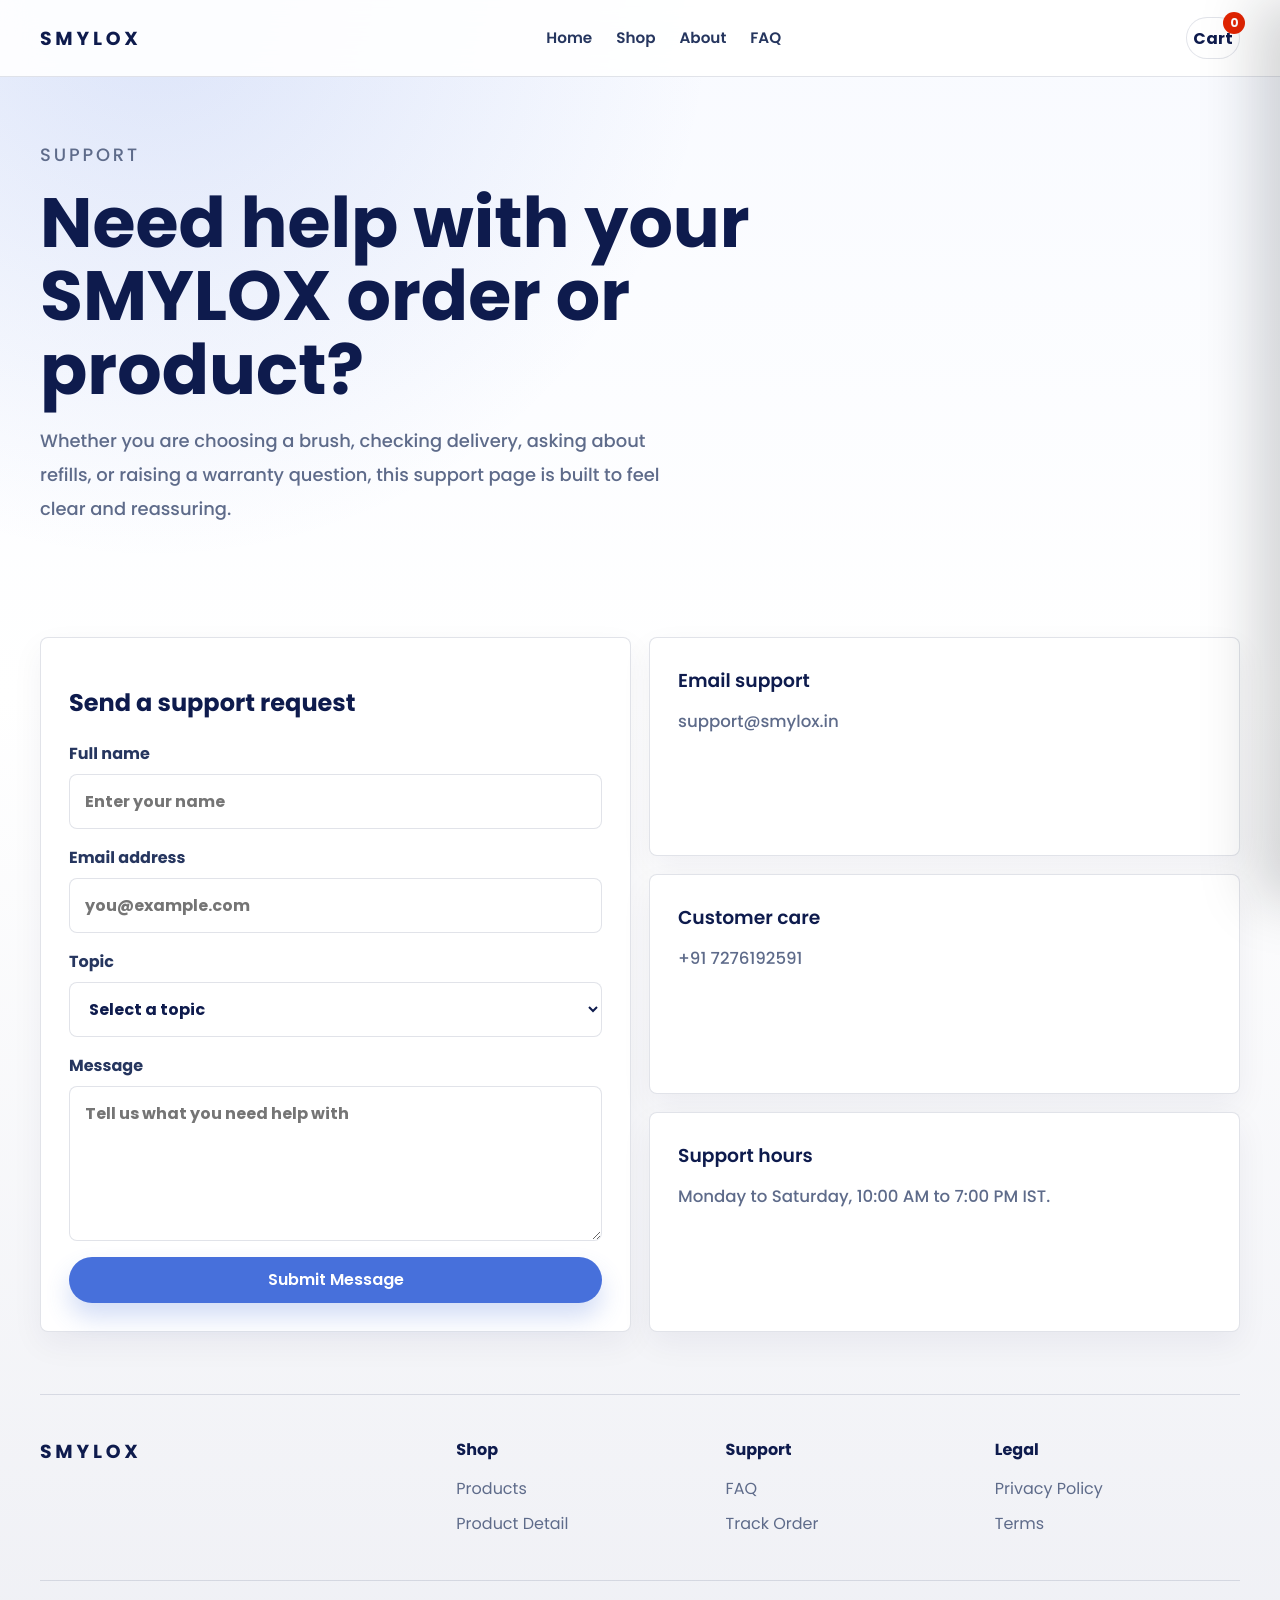
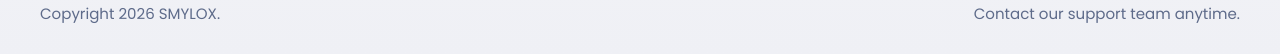
<file: SMYLOX/contact.html>
<!DOCTYPE html>
<html lang="en">
<head>
  <meta charset="UTF-8" />
  <meta name="viewport" content="width=device-width, initial-scale=1.0" />
  <title>Contact Us | SMYLOX</title>
  <link rel="stylesheet" href="assets/css/style.css" />
</head>
<body>
  <header class="site-header">
    <div class="page-wrapper site-nav">
      <a class="logo" href="index.html">SMYLOX</a>
      <nav class="nav-links">
        <a href="index.html">Home</a>
        <a href="shop.html">Shop</a>
        <a href="about.html">About</a>
        <a href="faq.html">FAQ</a>
      </nav>
      <div class="nav-actions">
        <button class="cart-button" type="button" data-open-cart aria-label="Open cart">Cart <span data-cart-count>0</span></button>
        <button class="menu-toggle" type="button" aria-label="Toggle navigation" aria-expanded="false">Menu</button>
      </div>
    </div>
  </header>

  <main class="page-wrapper">
    <section class="page-hero">
      <p class="eyebrow">Support</p>
      <h1>Need help with your SMYLOX order or product?</h1>
      <p>Whether you are choosing a brush, checking delivery, asking about refills, or raising a warranty question, this support page is built to feel clear and reassuring.</p>
    </section>

    <section>
      <div class="comparison-grid">
        <div class="form-card">
          <h2>Send a support request</h2>
          <form class="form-grid" data-contact-form>
            <label class="field">Full name<input type="text" placeholder="Enter your name" required /></label>
            <label class="field">Email address<input type="email" placeholder="you@example.com" required /></label>
            <label class="field">Topic<select required><option value="">Select a topic</option><option>Order support</option><option>Product question</option><option>Warranty claim</option><option>Returns and refunds</option></select></label>
            <label class="field">Message<textarea rows="5" placeholder="Tell us what you need help with" required></textarea></label>
            <button class="cta-button" type="submit">Submit Message</button>
          </form>
        </div>
        <div class="benefit-grid" style="grid-template-columns:1fr;">
          <article class="benefit-card"><h3>Email support</h3><p>support@smylox.in</p></article>
          <article class="benefit-card"><h3>Customer care</h3><p>+91 7276192591</p></article>
          <article class="benefit-card"><h3>Support hours</h3><p>Monday to Saturday, 10:00 AM to 7:00 PM IST.</p></article>
        </div>
      </div>
    </section>
  </main>

  <footer class="page-wrapper site-footer">
    <div class="footer-grid">
      <div><a class="logo" href="index.html">SMYLOX</a></div>
      <div><h4>Shop</h4><a class="footer-link" href="shop.html">Products</a><a class="footer-link" href="product-page.html">Product Detail</a></div>
      <div><h4>Support</h4><a class="footer-link" href="faq.html">FAQ</a><a class="footer-link" href="track-order.html">Track Order</a></div>
      <div><h4>Legal</h4><a class="footer-link" href="privacy-policy.html">Privacy Policy</a><a class="footer-link" href="terms-conditions.html">Terms</a></div>
    </div>
    <div class="footer-bottom"><span>Copyright 2026 SMYLOX.</span><span>Contact our support team anytime.</span></div>
  </footer>

  <script src="assets/js/main.js"></script>
</body>
</html>
</file>
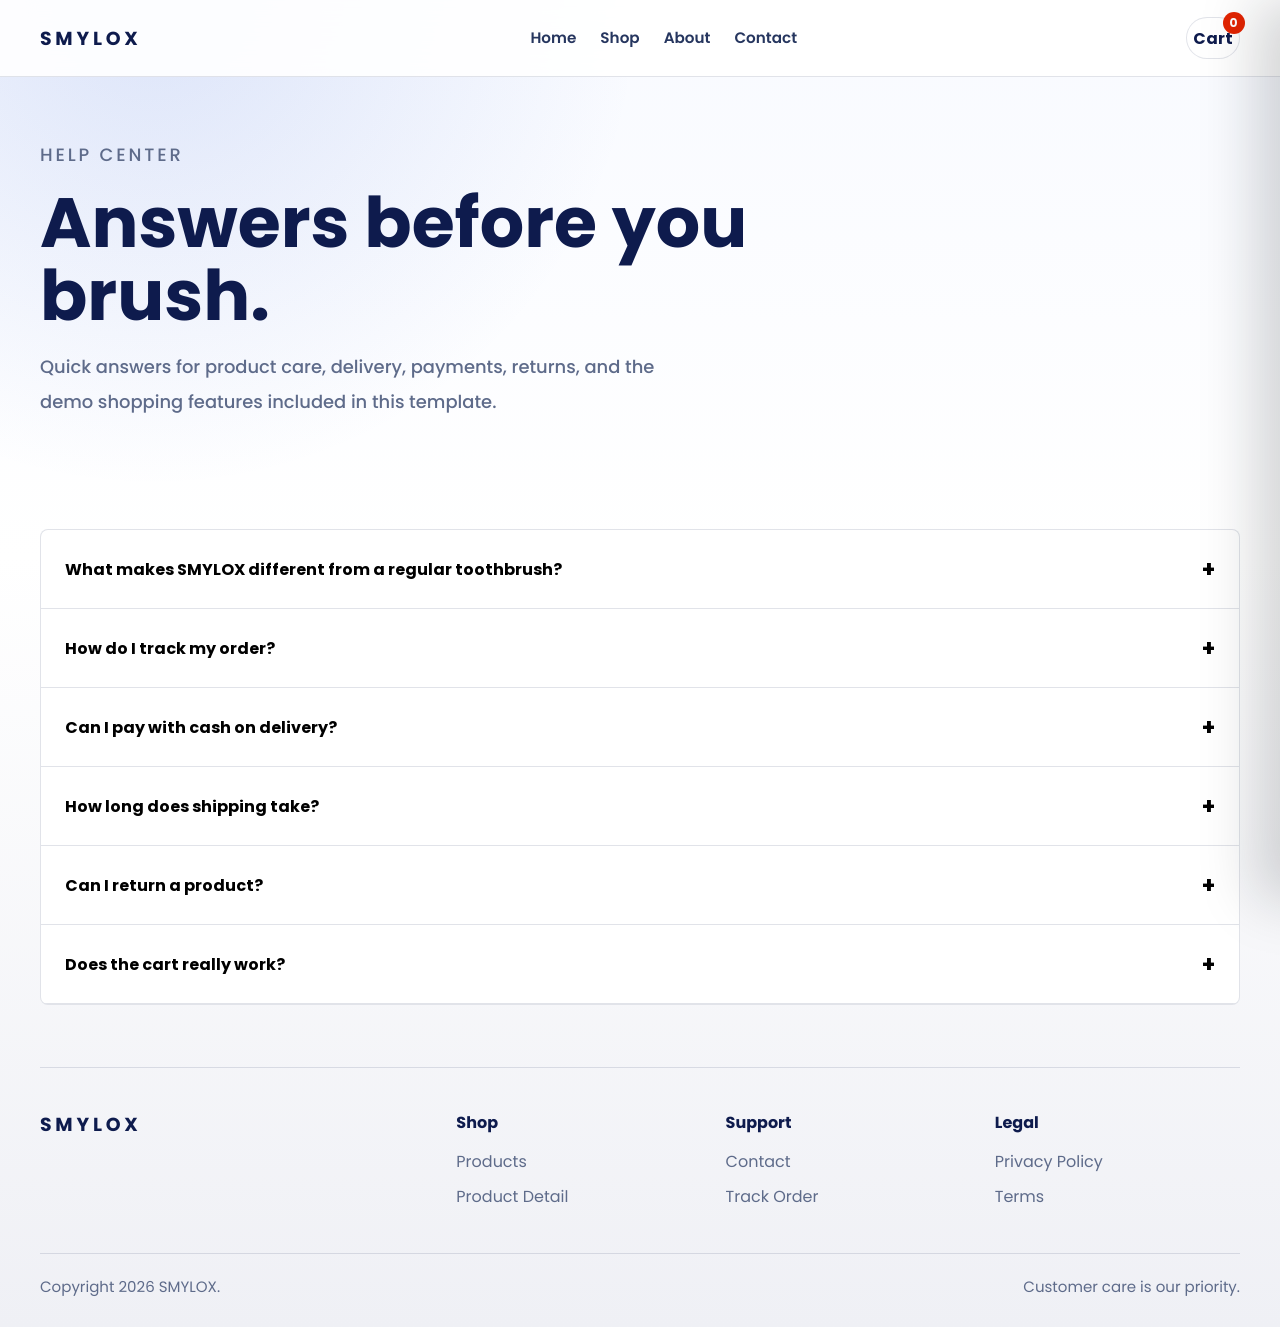
<file: SMYLOX/faq.html>
<!DOCTYPE html>
<html lang="en">
<head>
  <meta charset="UTF-8" />
  <meta name="viewport" content="width=device-width, initial-scale=1.0" />
  <title>FAQ | SMYLOX</title>
  <link rel="stylesheet" href="assets/css/style.css" />
</head>
<body>
  <header class="site-header">
    <div class="page-wrapper site-nav">
      <a class="logo" href="index.html">SMYLOX</a>
      <nav class="nav-links">
        <a href="index.html">Home</a>
        <a href="shop.html">Shop</a>
        <a href="about.html">About</a>
        <a href="contact.html">Contact</a>
      </nav>
      <div class="nav-actions">
        <button class="cart-button" type="button" data-open-cart aria-label="Open cart">Cart <span data-cart-count>0</span></button>
        <button class="menu-toggle" type="button" aria-label="Toggle navigation" aria-expanded="false">Menu</button>
      </div>
    </div>
  </header>

  <main class="page-wrapper">
    <section class="page-hero">
      <p class="eyebrow">Help center</p>
      <h1>Answers before you brush.</h1>
      <p>Quick answers for product care, delivery, payments, returns, and the demo shopping features included in this template.</p>
    </section>

    <section>
      <div class="accordion">
        <button class="accordion-button" aria-expanded="false">What makes SMYLOX different from a regular toothbrush?</button>
        <div class="accordion-panel"><p>SMYLOX highlights sonic movement, timing support, waterproof practicality, and a premium reusable brushing experience.</p></div>
        <button class="accordion-button" aria-expanded="false">How do I track my order?</button>
        <div class="accordion-panel"><p>Use the Track Order page and enter your order number. Demo checkout orders are remembered locally in your browser.</p></div>
        <button class="accordion-button" aria-expanded="false">Can I pay with cash on delivery?</button>
        <div class="accordion-panel"><p>Yes, COD can be listed as an available option for eligible orders in supported regions.</p></div>
        <button class="accordion-button" aria-expanded="false">How long does shipping take?</button>
        <div class="accordion-panel"><p>Standard delivery is 2-5 business days across most locations in India.</p></div>
        <button class="accordion-button" aria-expanded="false">Can I return a product?</button>
        <div class="accordion-panel"><p>Refund requests can be placed within 14 days of delivery, subject to product condition and policy review.</p></div>
        <button class="accordion-button" aria-expanded="false">Does the cart really work?</button>
        <div class="accordion-panel"><p>Yes. The template saves cart items in the browser, updates quantities, calculates subtotal, and creates a demo order ID at checkout.</p></div>
      </div>
    </section>
  </main>

  <footer class="page-wrapper site-footer">
    <div class="footer-grid">
      <div><a class="logo" href="index.html">SMYLOX</a></div>
      <div><h4>Shop</h4><a class="footer-link" href="shop.html">Products</a><a class="footer-link" href="product-page.html">Product Detail</a></div>
      <div><h4>Support</h4><a class="footer-link" href="contact.html">Contact</a><a class="footer-link" href="track-order.html">Track Order</a></div>
      <div><h4>Legal</h4><a class="footer-link" href="privacy-policy.html">Privacy Policy</a><a class="footer-link" href="terms-conditions.html">Terms</a></div>
    </div>
    <div class="footer-bottom"><span>Copyright 2026 SMYLOX.</span><span>Customer care is our priority.</span></div>
  </footer>

  <script src="assets/js/main.js"></script>
</body>
</html>
</file>
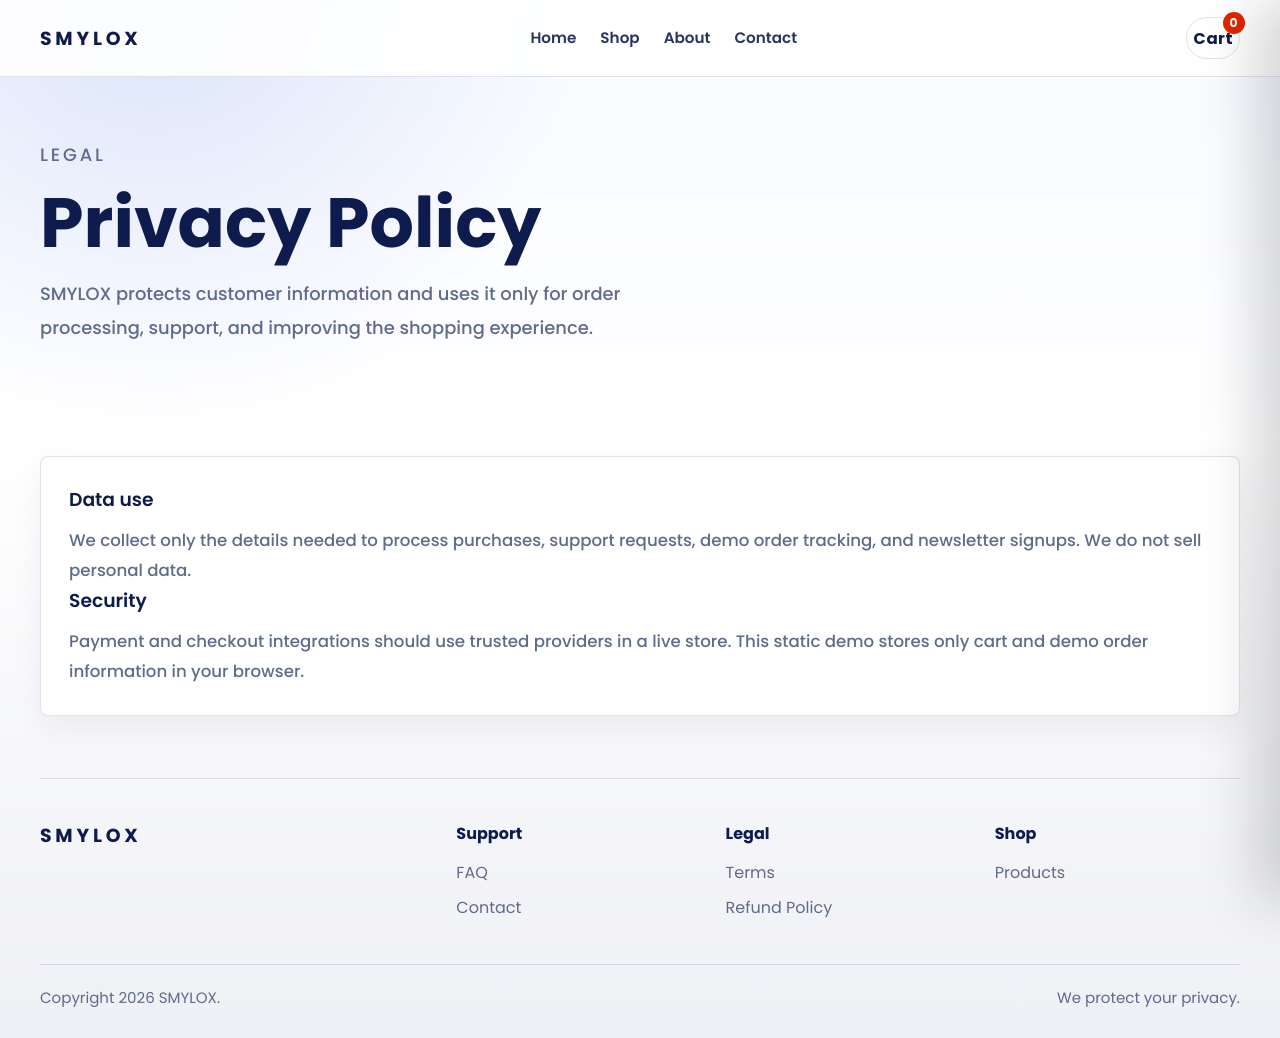
<file: SMYLOX/privacy-policy.html>
<!DOCTYPE html>
<html lang="en">
<head>
  <meta charset="UTF-8" />
  <meta name="viewport" content="width=device-width, initial-scale=1.0" />
  <title>Privacy Policy | SMYLOX</title>
  <link rel="stylesheet" href="assets/css/style.css" />
</head>
<body>
  <header class="site-header">
    <div class="page-wrapper site-nav">
      <a class="logo" href="index.html">SMYLOX</a>
      <nav class="nav-links"><a href="index.html">Home</a><a href="shop.html">Shop</a><a href="about.html">About</a><a href="contact.html">Contact</a></nav>
      <div class="nav-actions"><button class="cart-button" type="button" data-open-cart aria-label="Open cart">Cart <span data-cart-count>0</span></button><button class="menu-toggle" type="button" aria-label="Toggle navigation" aria-expanded="false">Menu</button></div>
    </div>
  </header>
  <main class="page-wrapper">
    <section class="page-hero"><p class="eyebrow">Legal</p><h1>Privacy Policy</h1><p>SMYLOX protects customer information and uses it only for order processing, support, and improving the shopping experience.</p></section>
    <section><article class="policy-card"><h3>Data use</h3><p>We collect only the details needed to process purchases, support requests, demo order tracking, and newsletter signups. We do not sell personal data.</p><h3>Security</h3><p>Payment and checkout integrations should use trusted providers in a live store. This static demo stores only cart and demo order information in your browser.</p></article></section>
  </main>
  <footer class="page-wrapper site-footer"><div class="footer-grid"><div><a class="logo" href="index.html">SMYLOX</a></div><div><h4>Support</h4><a class="footer-link" href="faq.html">FAQ</a><a class="footer-link" href="contact.html">Contact</a></div><div><h4>Legal</h4><a class="footer-link" href="terms-conditions.html">Terms</a><a class="footer-link" href="refund-policy.html">Refund Policy</a></div><div><h4>Shop</h4><a class="footer-link" href="shop.html">Products</a></div></div><div class="footer-bottom"><span>Copyright 2026 SMYLOX.</span><span>We protect your privacy.</span></div></footer>
  <script src="assets/js/main.js"></script>
</body>
</html>
</file>
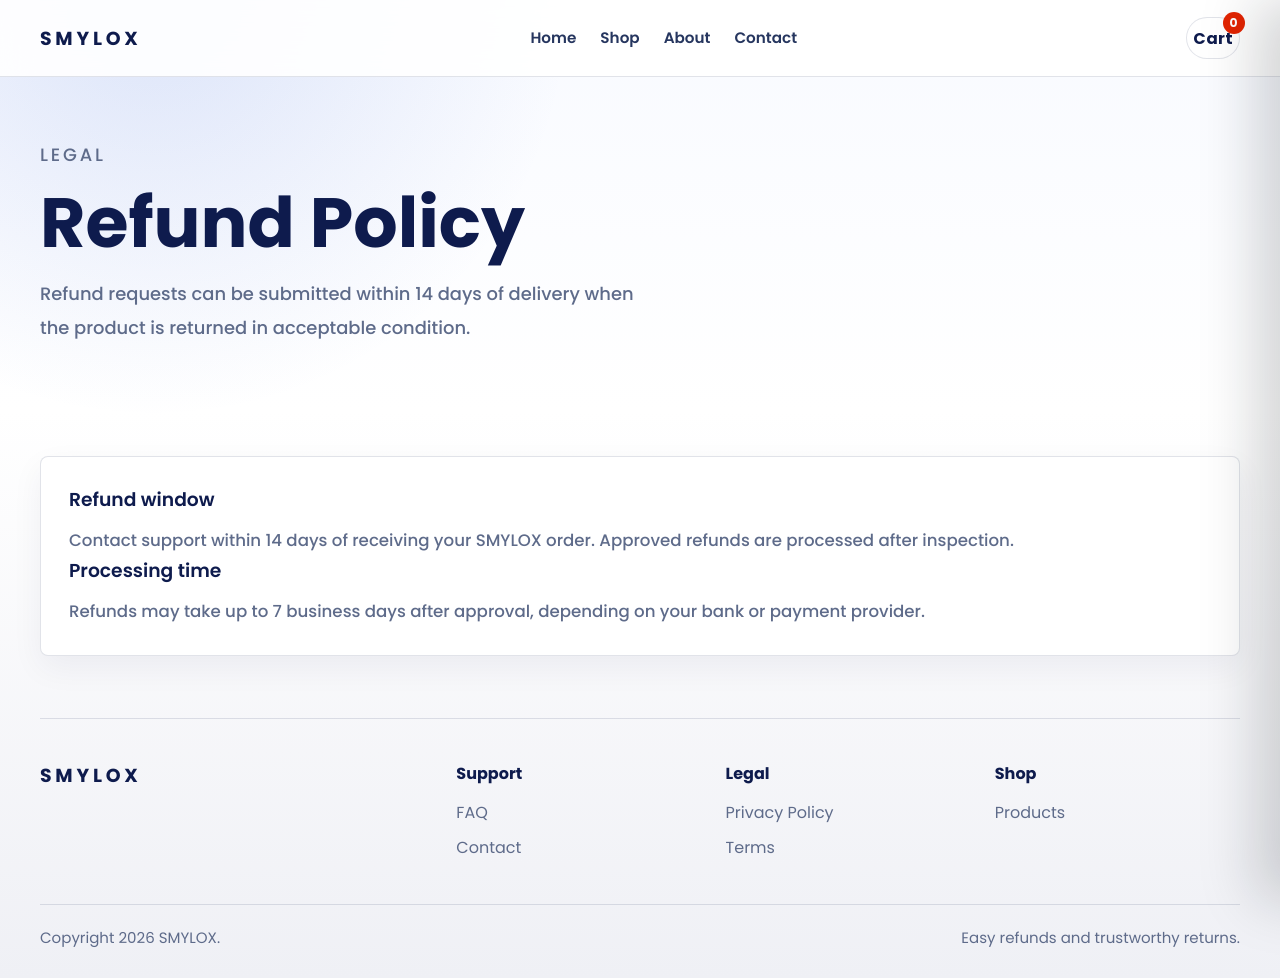
<file: SMYLOX/refund-policy.html>
<!DOCTYPE html>
<html lang="en">
<head>
  <meta charset="UTF-8" />
  <meta name="viewport" content="width=device-width, initial-scale=1.0" />
  <title>Refund Policy | SMYLOX</title>
  <link rel="stylesheet" href="assets/css/style.css" />
</head>
<body>
  <header class="site-header">
    <div class="page-wrapper site-nav">
      <a class="logo" href="index.html">SMYLOX</a>
      <nav class="nav-links"><a href="index.html">Home</a><a href="shop.html">Shop</a><a href="about.html">About</a><a href="contact.html">Contact</a></nav>
      <div class="nav-actions"><button class="cart-button" type="button" data-open-cart aria-label="Open cart">Cart <span data-cart-count>0</span></button><button class="menu-toggle" type="button" aria-label="Toggle navigation" aria-expanded="false">Menu</button></div>
    </div>
  </header>
  <main class="page-wrapper">
    <section class="page-hero"><p class="eyebrow">Legal</p><h1>Refund Policy</h1><p>Refund requests can be submitted within 14 days of delivery when the product is returned in acceptable condition.</p></section>
    <section><article class="policy-card"><h3>Refund window</h3><p>Contact support within 14 days of receiving your SMYLOX order. Approved refunds are processed after inspection.</p><h3>Processing time</h3><p>Refunds may take up to 7 business days after approval, depending on your bank or payment provider.</p></article></section>
  </main>
  <footer class="page-wrapper site-footer"><div class="footer-grid"><div><a class="logo" href="index.html">SMYLOX</a></div><div><h4>Support</h4><a class="footer-link" href="faq.html">FAQ</a><a class="footer-link" href="contact.html">Contact</a></div><div><h4>Legal</h4><a class="footer-link" href="privacy-policy.html">Privacy Policy</a><a class="footer-link" href="terms-conditions.html">Terms</a></div><div><h4>Shop</h4><a class="footer-link" href="shop.html">Products</a></div></div><div class="footer-bottom"><span>Copyright 2026 SMYLOX.</span><span>Easy refunds and trustworthy returns.</span></div></footer>
  <script src="assets/js/main.js"></script>
</body>
</html>
</file>
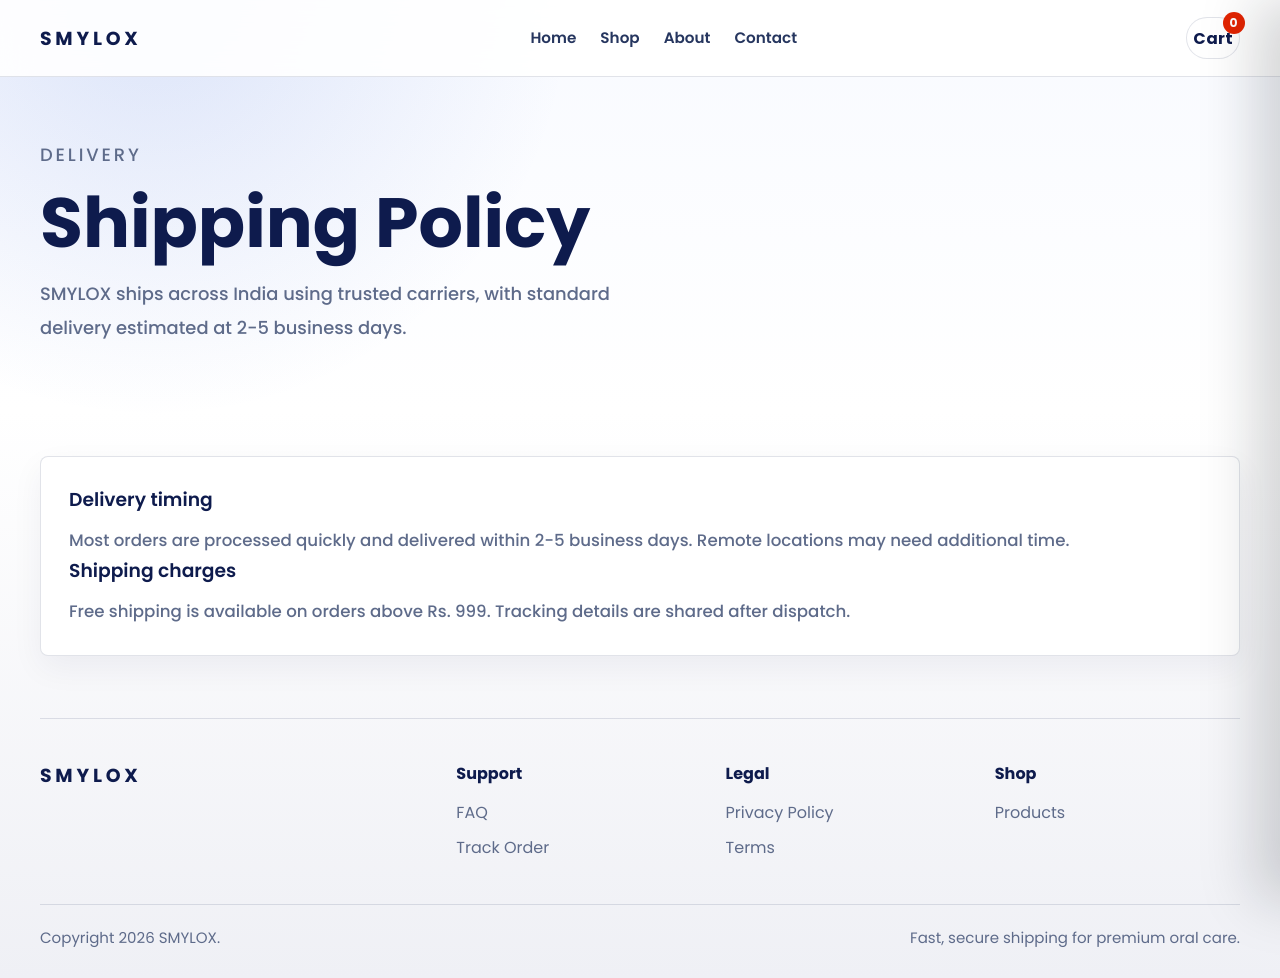
<file: SMYLOX/shipping-policy.html>
<!DOCTYPE html>
<html lang="en">
<head>
  <meta charset="UTF-8" />
  <meta name="viewport" content="width=device-width, initial-scale=1.0" />
  <title>Shipping Policy | SMYLOX</title>
  <link rel="stylesheet" href="assets/css/style.css" />
</head>
<body>
  <header class="site-header">
    <div class="page-wrapper site-nav">
      <a class="logo" href="index.html">SMYLOX</a>
      <nav class="nav-links"><a href="index.html">Home</a><a href="shop.html">Shop</a><a href="about.html">About</a><a href="contact.html">Contact</a></nav>
      <div class="nav-actions"><button class="cart-button" type="button" data-open-cart aria-label="Open cart">Cart <span data-cart-count>0</span></button><button class="menu-toggle" type="button" aria-label="Toggle navigation" aria-expanded="false">Menu</button></div>
    </div>
  </header>
  <main class="page-wrapper">
    <section class="page-hero"><p class="eyebrow">Delivery</p><h1>Shipping Policy</h1><p>SMYLOX ships across India using trusted carriers, with standard delivery estimated at 2-5 business days.</p></section>
    <section><article class="policy-card"><h3>Delivery timing</h3><p>Most orders are processed quickly and delivered within 2-5 business days. Remote locations may need additional time.</p><h3>Shipping charges</h3><p>Free shipping is available on orders above Rs. 999. Tracking details are shared after dispatch.</p></article></section>
  </main>
  <footer class="page-wrapper site-footer"><div class="footer-grid"><div><a class="logo" href="index.html">SMYLOX</a></div><div><h4>Support</h4><a class="footer-link" href="faq.html">FAQ</a><a class="footer-link" href="track-order.html">Track Order</a></div><div><h4>Legal</h4><a class="footer-link" href="privacy-policy.html">Privacy Policy</a><a class="footer-link" href="terms-conditions.html">Terms</a></div><div><h4>Shop</h4><a class="footer-link" href="shop.html">Products</a></div></div><div class="footer-bottom"><span>Copyright 2026 SMYLOX.</span><span>Fast, secure shipping for premium oral care.</span></div></footer>
  <script src="assets/js/main.js"></script>
</body>
</html>
</file>
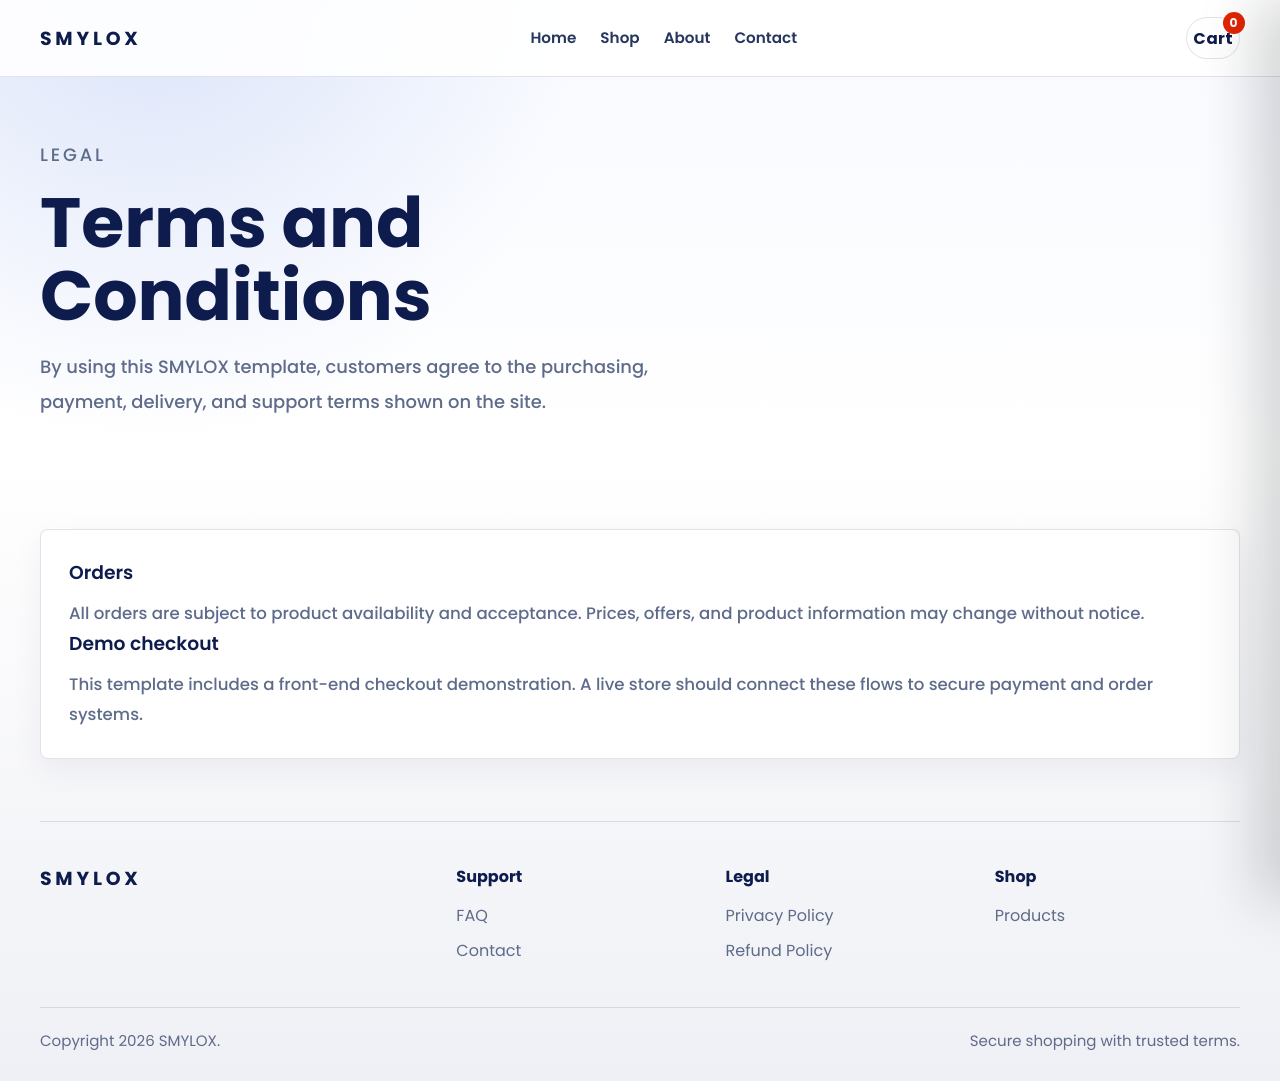
<file: SMYLOX/terms-conditions.html>
<!DOCTYPE html>
<html lang="en">
<head>
  <meta charset="UTF-8" />
  <meta name="viewport" content="width=device-width, initial-scale=1.0" />
  <title>Terms and Conditions | SMYLOX</title>
  <link rel="stylesheet" href="assets/css/style.css" />
</head>
<body>
  <header class="site-header">
    <div class="page-wrapper site-nav">
      <a class="logo" href="index.html">SMYLOX</a>
      <nav class="nav-links"><a href="index.html">Home</a><a href="shop.html">Shop</a><a href="about.html">About</a><a href="contact.html">Contact</a></nav>
      <div class="nav-actions"><button class="cart-button" type="button" data-open-cart aria-label="Open cart">Cart <span data-cart-count>0</span></button><button class="menu-toggle" type="button" aria-label="Toggle navigation" aria-expanded="false">Menu</button></div>
    </div>
  </header>
  <main class="page-wrapper">
    <section class="page-hero"><p class="eyebrow">Legal</p><h1>Terms and Conditions</h1><p>By using this SMYLOX template, customers agree to the purchasing, payment, delivery, and support terms shown on the site.</p></section>
    <section><article class="policy-card"><h3>Orders</h3><p>All orders are subject to product availability and acceptance. Prices, offers, and product information may change without notice.</p><h3>Demo checkout</h3><p>This template includes a front-end checkout demonstration. A live store should connect these flows to secure payment and order systems.</p></article></section>
  </main>
  <footer class="page-wrapper site-footer"><div class="footer-grid"><div><a class="logo" href="index.html">SMYLOX</a></div><div><h4>Support</h4><a class="footer-link" href="faq.html">FAQ</a><a class="footer-link" href="contact.html">Contact</a></div><div><h4>Legal</h4><a class="footer-link" href="privacy-policy.html">Privacy Policy</a><a class="footer-link" href="refund-policy.html">Refund Policy</a></div><div><h4>Shop</h4><a class="footer-link" href="shop.html">Products</a></div></div><div class="footer-bottom"><span>Copyright 2026 SMYLOX.</span><span>Secure shopping with trusted terms.</span></div></footer>
  <script src="assets/js/main.js"></script>
</body>
</html>
</file>
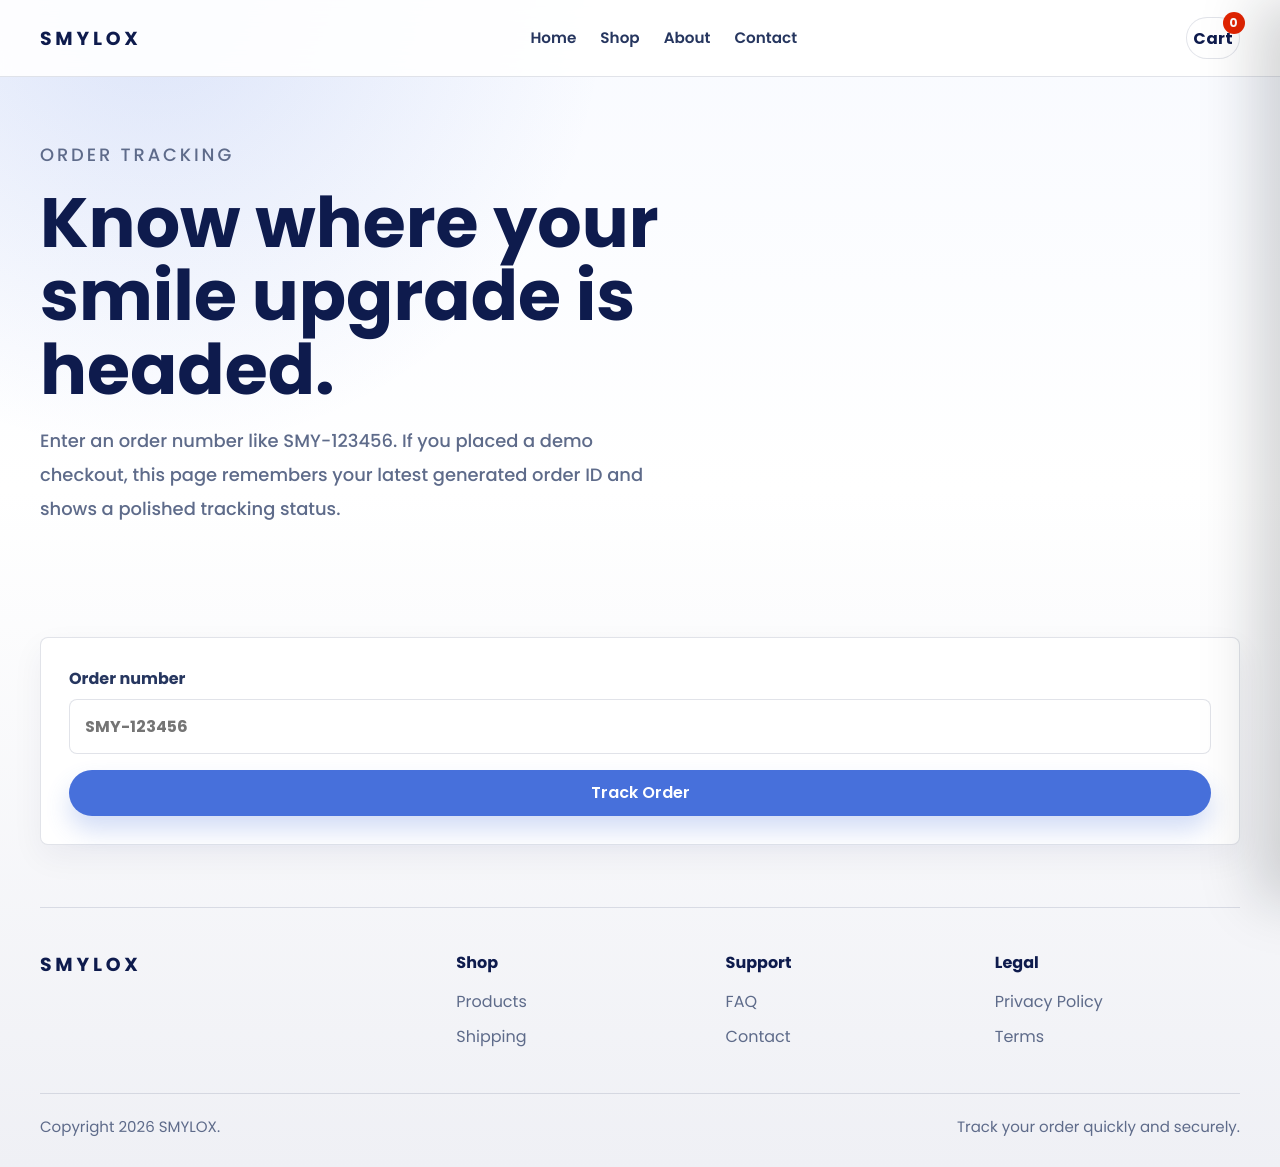
<file: SMYLOX/track-order.html>
<!DOCTYPE html>
<html lang="en">
<head>
  <meta charset="UTF-8" />
  <meta name="viewport" content="width=device-width, initial-scale=1.0" />
  <title>Track Order | SMYLOX</title>
  <link rel="stylesheet" href="assets/css/style.css" />
</head>
<body>
  <header class="site-header">
    <div class="page-wrapper site-nav">
      <a class="logo" href="index.html">SMYLOX</a>
      <nav class="nav-links">
        <a href="index.html">Home</a>
        <a href="shop.html">Shop</a>
        <a href="about.html">About</a>
        <a href="contact.html">Contact</a>
      </nav>
      <div class="nav-actions">
        <button class="cart-button" type="button" data-open-cart aria-label="Open cart">Cart <span data-cart-count>0</span></button>
        <button class="menu-toggle" type="button" aria-label="Toggle navigation" aria-expanded="false">Menu</button>
      </div>
    </div>
  </header>

  <main class="page-wrapper">
    <section class="page-hero">
      <p class="eyebrow">Order tracking</p>
      <h1>Know where your smile upgrade is headed.</h1>
      <p>Enter an order number like SMY-123456. If you placed a demo checkout, this page remembers your latest generated order ID and shows a polished tracking status.</p>
    </section>

    <section>
      <article class="form-card">
        <form class="form-grid" data-track-form>
          <label class="field">Order number<input type="text" placeholder="SMY-123456" /></label>
          <button class="cta-button" type="submit">Track Order</button>
        </form>
        <div class="status-result benefit-card" data-track-result hidden></div>
      </article>
    </section>
  </main>

  <footer class="page-wrapper site-footer">
    <div class="footer-grid">
      <div><a class="logo" href="index.html">SMYLOX</a></div>
      <div><h4>Shop</h4><a class="footer-link" href="shop.html">Products</a><a class="footer-link" href="shipping-policy.html">Shipping</a></div>
      <div><h4>Support</h4><a class="footer-link" href="faq.html">FAQ</a><a class="footer-link" href="contact.html">Contact</a></div>
      <div><h4>Legal</h4><a class="footer-link" href="privacy-policy.html">Privacy Policy</a><a class="footer-link" href="terms-conditions.html">Terms</a></div>
    </div>
    <div class="footer-bottom"><span>Copyright 2026 SMYLOX.</span><span>Track your order quickly and securely.</span></div>
  </footer>

  <script src="assets/js/main.js"></script>
</body>
</html>
</file>
<file: SMYLOX/assets/css/style.css>
@import url('https://fonts.googleapis.com/css2?family=Poppins:wght@400;500;600;700;800;900&display=swap');

:root {
  --bg: #eff0f5;
  --surface: #ffffff;
  --ink: #0e1b4d;
  --ink-2: #152969;
  --muted: #5e6b8a;
  --line: rgba(14, 27, 77, 0.12);
  --primary: #4770db;
  --primary-dark: #234bb8;
  --accent: #e32402;
  --accent-soft: #fff0ec;
  --blue-soft: #e9efff;
  --cream: #fff8f3;
  --soft: #f7f9ff;
  --shadow: 0 22px 55px rgba(14, 27, 77, 0.11);
  --shadow-strong: 0 28px 80px rgba(14, 27, 77, 0.18);
}

* {
  box-sizing: border-box;
}

html {
  scroll-behavior: smooth;
}

body {
  margin: 0;
  background:
    radial-gradient(circle at 12% 0%, rgba(71, 112, 219, 0.16), transparent 28%),
    linear-gradient(180deg, #f8faff 0%, #ffffff 42%, #eff0f5 100%);
  color: var(--ink);
  font-family: 'Poppins', Arial, sans-serif;
  font-size: 16px;
  text-rendering: geometricPrecision;
}

h1, h2, h3, h4, h5, h6 {
  font-weight: 700;
  letter-spacing: 0;
}

p, li, label, button, input, select, textarea {
  font-size: 1rem;
}

::selection {
  background: var(--primary);
  color: #ffffff;
}

img {
  display: block;
  max-width: 100%;
}

a {
  color: inherit;
  text-decoration: none;
}

button,
input,
select,
textarea {
  font: inherit;
}

button {
  cursor: pointer;
}

.page-wrapper {
  width: min(1200px, calc(100% - 32px));
  margin: 0 auto;
}

.site-header {
  position: sticky;
  top: 0;
  z-index: 30;
  border-bottom: 1px solid var(--line);
  background: rgba(255, 255, 255, 0.9);
  backdrop-filter: blur(16px);
}

.site-nav {
  display: flex;
  align-items: center;
  justify-content: space-between;
  min-height: 76px;
  gap: 24px;
}

.logo {
  font-size: 1.18rem;
  font-weight: 700;
  letter-spacing: 0.2em;
  color: var(--ink);
}

.nav-links {
  display: flex;
  align-items: center;
  gap: 24px;
  color: #26365f;
  font-size: 0.95rem;
  font-weight: 600;
}

.nav-links a:hover,
.footer-link:hover {
  color: var(--primary);
}

.nav-actions {
  display: flex;
  align-items: center;
  gap: 10px;
}

.menu-toggle,
.cart-button,
.icon-button {
  display: inline-grid;
  min-width: 42px;
  height: 42px;
  place-items: center;
  border: 1px solid var(--line);
  border-radius: 999px;
  background: var(--surface);
  color: var(--ink);
  font-weight: 700;
}

.menu-toggle {
  display: none;
}

.cart-button {
  position: relative;
}

.cart-button span {
  position: absolute;
  top: -6px;
  right: -6px;
  display: grid;
  min-width: 22px;
  height: 22px;
  place-items: center;
  border-radius: 999px;
  background: var(--accent);
  color: white;
  font-size: 0.75rem;
  font-weight: 700;
}

.cta-button,
.secondary-button {
  display: inline-flex;
  align-items: center;
  justify-content: center;
  min-height: 46px;
  border-radius: 999px;
  border: 1px solid transparent;
  padding: 0 24px;
  font-weight: 600;
  letter-spacing: 0;
  transition: transform 0.2s ease, background 0.2s ease, border-color 0.2s ease, box-shadow 0.2s ease;
}

.cta-button {
  background: var(--primary);
  color: white;
  box-shadow: 0 14px 24px rgba(71, 112, 219, 0.24);
}

.secondary-button {
  border-color: rgba(71, 112, 219, 0.22);
  background: white;
  color: var(--ink);
}

.cta-button:hover,
.secondary-button:hover {
  transform: translateY(-1px);
  box-shadow: var(--shadow);
}

.cta-button:hover {
  background: var(--primary-dark);
}

.hero {
  display: grid;
  grid-template-columns: 1.04fr 0.96fr;
  gap: 46px;
  align-items: center;
  padding: 70px 0 38px;
}

.hero h1,
.page-hero h1 {
  margin: 0;
  max-width: 760px;
  font-size: clamp(3rem, 5.45vw, 5.2rem);
  line-height: 1.05;
  font-weight: 700;
  letter-spacing: 0;
}

.eyebrow {
  margin: 0 0 14px;
  color: var(--accent);
  font-size: 0.78rem;
  font-weight: 700;
  letter-spacing: 0.16em;
  text-transform: uppercase;
}

.hero-kicker {
  display: inline-flex;
  gap: 8px;
  align-items: center;
  margin-bottom: 18px;
  border: 1px solid rgba(71, 112, 219, 0.22);
  border-radius: 999px;
  background: rgba(255, 255, 255, 0.92);
  padding: 8px 12px;
  color: var(--ink);
  font-size: 0.88rem;
  font-weight: 700;
}

.hero p,
.page-hero p {
  max-width: 620px;
  color: var(--muted);
  font-size: 1.12rem;
  line-height: 1.9;
  font-weight: 500;
}

.hero-actions,
.button-row {
  display: flex;
  flex-wrap: wrap;
  gap: 14px;
  align-items: center;
}

.hero-media,
.product-media {
  position: relative;
  overflow: hidden;
  border-radius: 8px;
  background: var(--soft);
  box-shadow: var(--shadow-strong);
}

.hero-media img,
.product-media img {
  width: 100%;
  height: min(64vh, 620px);
  object-fit: contain;
  padding: 28px;
  background: linear-gradient(145deg, #ffffff 0%, #eef3ff 54%, #dce6ff 100%);
}

.hero-media::after {
  content: "India-ready sonic care";
  position: absolute;
  right: 18px;
  bottom: 18px;
  border-radius: 999px;
  background: var(--ink);
  color: white;
  padding: 10px 14px;
  font-size: 0.82rem;
  font-weight: 700;
}

.trust-bar {
  display: grid;
  grid-template-columns: repeat(4, 1fr);
  gap: 14px;
  margin-top: 34px;
}

.trust-item,
.benefit-card,
.product-card,
.review-card,
.policy-card,
.form-card {
  border: 1px solid var(--line);
  border-radius: 8px;
  background: var(--surface);
  box-shadow: 0 12px 32px rgba(14, 27, 77, 0.055);
}

.trust-item {
  padding: 18px;
  transition: transform 0.2s ease, box-shadow 0.2s ease;
}

.trust-item:hover,
.benefit-card:hover,
.product-card:hover,
.review-card:hover {
  transform: translateY(-3px);
  box-shadow: var(--shadow);
}

.trust-item strong,
.trust-item span {
  display: block;
}

.trust-item span {
  margin-top: 7px;
  color: var(--muted);
  font-size: 0.9rem;
  line-height: 1.55;
}

section {
  padding: 62px 0;
}

.page-hero {
  padding: 62px 0 30px;
}

.section-title {
  display: flex;
  align-items: end;
  justify-content: space-between;
  gap: 20px;
  margin-bottom: 24px;
}

.section-title h2 {
  margin: 0;
  font-size: clamp(2.2rem, 3vw, 3rem);
  line-height: 1.12;
  font-weight: 700;
}

.section-title p {
  max-width: 560px;
  margin: 0;
  color: var(--muted);
  line-height: 1.75;
  font-size: 1.1rem;
  font-weight: 500;
}

.benefit-grid,
.product-grid,
.review-grid,
.comparison-grid,
.feature-grid {
  display: grid;
  gap: 18px;
}

.benefit-grid,
.product-grid,
.review-grid {
  grid-template-columns: repeat(3, minmax(0, 1fr));
}

.feature-grid {
  grid-template-columns: repeat(4, minmax(0, 1fr));
}

.comparison-grid {
  grid-template-columns: 1fr 1fr;
}

.benefit-card,
.review-card,
.policy-card,
.form-card {
  padding: 28px;
}

.benefit-card h3,
.review-card h3,
.policy-card h3,
.product-card h3 {
  margin: 0 0 12px;
  color: var(--ink);
  font-weight: 600;
}

.benefit-card p,
.review-card p,
.policy-card p,
.product-card p,
.form-card p {
  margin: 0;
  color: var(--muted);
  line-height: 1.8;
  font-size: 1.04rem;
  font-weight: 500;
}

.product-card {
  overflow: hidden;
  transition: transform 0.2s ease, box-shadow 0.2s ease;
}

.product-card img {
  width: 100%;
  height: 285px;
  object-fit: contain;
  padding: 20px;
  background: linear-gradient(145deg, #ffffff 0%, var(--blue-soft) 100%);
}

.product-content {
  display: grid;
  gap: 14px;
  padding: 24px;
}

.price {
  display: flex;
  align-items: center;
  gap: 12px;
}

.price strong {
  font-size: 1.42rem;
  color: var(--ink);
  font-weight: 700;
}

.price span {
  color: var(--muted);
  text-decoration: line-through;
}

.comparison-card {
  min-height: 100%;
  padding: 30px;
  border-radius: 8px;
  background: var(--ink);
  color: white;
}

.comparison-card.featured {
  background:
    linear-gradient(135deg, rgba(227, 36, 2, 0.16) 0%, transparent 36%),
    linear-gradient(135deg, var(--ink) 0%, var(--primary-dark) 100%);
}

.comparison-card.light {
  border: 1px solid var(--line);
  background: white;
  color: var(--ink);
}

.comparison-card ul {
  padding: 0;
  margin: 18px 0 0;
  list-style: none;
}

.comparison-card li {
  margin-bottom: 13px;
  color: currentColor;
  opacity: 0.86;
}

.comparison-card li::before {
  content: "\2713";
  margin-right: 10px;
  color: #27c790;
  font-weight: 700;
}

.review-stars {
  margin-bottom: 14px;
  color: var(--accent);
  letter-spacing: 0.12em;
}

.accordion {
  overflow: hidden;
  border: 1px solid var(--line);
  border-radius: 8px;
  background: white;
}

.accordion-button {
  display: flex;
  width: 100%;
  align-items: center;
  justify-content: space-between;
  border: 0;
  border-bottom: 1px solid var(--line);
  background: transparent;
  padding: 22px 24px;
  text-align: left;
  font-weight: 700;
}

.accordion-button::after {
  content: "+";
  font-size: 1.4rem;
}

.accordion-button[aria-expanded="true"]::after {
  content: "-";
}

.accordion-panel {
  max-height: 0;
  overflow: hidden;
  padding: 0 24px;
  transition: max-height 0.26s ease;
}

.accordion-panel.open {
  max-height: 260px;
  padding-bottom: 22px;
}

.accordion-panel p {
  margin: 0;
  color: var(--muted);
  line-height: 1.75;
}

.newsletter-card {
  display: grid;
  grid-template-columns: 1fr 1.1fr;
  gap: 24px;
  align-items: center;
  margin: 38px 0 62px;
  padding: 30px;
  border-radius: 8px;
  background:
    linear-gradient(135deg, rgba(227, 36, 2, 0.2) 0%, transparent 34%),
    linear-gradient(135deg, var(--ink) 0%, var(--primary) 100%);
  color: white;
  box-shadow: var(--shadow);
}

.newsletter-card p,
.newsletter-card .field {
  color: rgba(255, 255, 255, 0.82);
}

.newsletter-card .cta-button {
  background: white;
  color: var(--ink);
  box-shadow: none;
}

.form-grid {
  display: grid;
  gap: 16px;
}

.field {
  display: grid;
  gap: 8px;
  color: #26365f;
  font-weight: 700;
}

.field input,
.field select,
.field textarea {
  width: 100%;
  border: 1px solid var(--line);
  border-radius: 8px;
  background: white;
  padding: 14px 15px;
  color: var(--ink);
}

.product-detail {
  display: grid;
  grid-template-columns: 1fr 0.92fr;
  gap: 42px;
  align-items: start;
  padding: 54px 0;
}

.product-panel {
  display: grid;
  gap: 18px;
}

.product-panel h1 {
  margin: 0;
  font-size: clamp(2.4rem, 5vw, 3.8rem);
  line-height: 1.04;
  font-weight: 700;
}

.metric-strip {
  display: grid;
  grid-template-columns: repeat(3, 1fr);
  gap: 14px;
  margin-top: 28px;
}

.metric {
  border: 1px solid rgba(71, 112, 219, 0.18);
  border-radius: 8px;
  background: white;
  padding: 18px;
  box-shadow: 0 10px 28px rgba(14, 27, 77, 0.06);
}

.featured-blocks {
  padding: 0;
}

.feature-grid {
  display: grid;
  gap: 20px;
  grid-template-columns: repeat(3, minmax(0, 1fr));
}

.feature-card {
  overflow: hidden;
  border-radius: 24px;
  background: linear-gradient(180deg, #ffffff 0%, #f8faff 100%);
  box-shadow: 0 28px 60px rgba(14, 27, 77, 0.12);
  transition: transform 0.25s ease, box-shadow 0.25s ease;
}

.feature-card:hover {
  transform: translateY(-4px);
  box-shadow: 0 34px 72px rgba(14, 27, 77, 0.18);
}

.feature-card img {
  width: 100%;
  display: block;
  object-fit: cover;
  aspect-ratio: 4 / 3;
}

.feature-card > div {
  padding: 22px;
}

.feature-card h3 {
  margin: 0 0 10px;
  font-size: 1.35rem;
  font-weight: 700;
}

.feature-card p {
  margin: 0;
  color: var(--muted);
  line-height: 1.8;
  font-weight: 500;
}

@media (max-width: 980px) {
  .feature-grid {
    grid-template-columns: 1fr;
  }
}

.metric strong {
  display: block;
  color: var(--ink);
  font-size: 1.55rem;
  font-weight: 700;
}

.metric span {
  color: var(--muted);
  font-weight: 700;
}

.story-band {
  display: grid;
  grid-template-columns: 0.95fr 1.05fr;
  gap: 24px;
  align-items: center;
  border-radius: 8px;
  background:
    linear-gradient(135deg, rgba(71, 112, 219, 0.34) 0%, transparent 40%),
    var(--ink);
  color: white;
  padding: 30px;
  overflow: hidden;
}

.story-band img {
  width: 100%;
  max-height: 420px;
  object-fit: contain;
  border-radius: 8px;
  background: white;
  padding: 16px;
}

.story-band p {
  color: rgba(255, 255, 255, 0.78);
  line-height: 1.75;
}

.product-badge {
  display: inline-flex;
  width: max-content;
  border-radius: 999px;
  background: var(--accent-soft);
  color: var(--accent);
  padding: 7px 11px;
  font-size: 0.8rem;
  font-weight: 700;
}

.spec-list {
  display: grid;
  gap: 10px;
  padding: 0;
  margin: 0;
  list-style: none;
}

.spec-list li {
  border: 1px solid var(--line);
  border-radius: 8px;
  background: white;
  padding: 12px 14px;
  color: var(--muted);
  font-weight: 700;
}

.status-result {
  margin-top: 20px;
}

.status-steps {
  display: grid;
  grid-template-columns: repeat(4, 1fr);
  gap: 10px;
  margin-top: 18px;
}

.status-steps span {
  border: 1px solid var(--line);
  border-radius: 999px;
  padding: 10px;
  text-align: center;
  color: var(--muted);
  font-size: 0.9rem;
  font-weight: 700;
}

.status-steps .done {
  border-color: rgba(71, 112, 219, 0.25);
  background: var(--blue-soft);
  color: var(--primary-dark);
}

.cart-overlay {
  position: fixed;
  inset: 0;
  z-index: 40;
  display: none;
  background: rgba(18, 21, 28, 0.42);
}

.cart-overlay.open {
  display: block;
}

.cart-drawer {
  position: fixed;
  inset: 0 0 0 auto;
  z-index: 50;
  display: grid;
  width: min(420px, 100%);
  grid-template-rows: auto 1fr auto;
  padding: 22px;
  background: white;
  box-shadow: -24px 0 54px rgba(18, 21, 28, 0.18);
  transform: translateX(100%);
  transition: transform 0.25s ease;
}

.cart-drawer.open {
  transform: translateX(0);
}

.cart-head,
.cart-foot {
  display: flex;
  align-items: center;
  justify-content: space-between;
  gap: 16px;
}

.cart-items {
  display: grid;
  align-content: start;
  gap: 14px;
  overflow: auto;
  padding: 22px 0;
}

.cart-item {
  display: grid;
  grid-template-columns: 76px 1fr auto;
  gap: 14px;
  align-items: center;
  border: 1px solid var(--line);
  border-radius: 8px;
  padding: 10px;
}

.cart-item img {
  width: 76px;
  height: 76px;
  border-radius: 8px;
  object-fit: cover;
}

.cart-item span {
  display: block;
  margin-top: 6px;
  color: var(--muted);
  font-size: 0.92rem;
}

.quantity-control {
  display: grid;
  grid-template-columns: 28px 26px 28px;
  align-items: center;
  text-align: center;
}

.quantity-control button {
  height: 28px;
  border: 1px solid var(--line);
  border-radius: 999px;
  background: white;
}

.toast {
  position: fixed;
  right: 18px;
  bottom: 18px;
  z-index: 60;
  max-width: min(360px, calc(100vw - 36px));
  border-radius: 8px;
  background: var(--ink);
  color: white;
  padding: 14px 16px;
  opacity: 0;
  transform: translateY(18px);
  transition: opacity 0.2s ease, transform 0.2s ease;
}

.toast.show {
  opacity: 1;
  transform: translateY(0);
}

.site-footer {
  border-top: 1px solid var(--line);
  padding: 42px 0 28px;
}

.footer-grid {
  display: grid;
  grid-template-columns: 1.6fr repeat(3, 1fr);
  gap: 24px;
}

.footer-grid h4 {
  margin: 0 0 14px;
}

.footer-link {
  display: block;
  margin: 0 0 10px;
  color: var(--muted);
}

.footer-bottom {
  display: flex;
  justify-content: space-between;
  gap: 18px;
  margin-top: 34px;
  padding-top: 22px;
  border-top: 1px solid var(--line);
  color: var(--muted);
  font-size: 0.94rem;
}

@media (max-width: 980px) {
  .hero,
  .product-detail,
  .newsletter-card,
  .story-band {
    grid-template-columns: 1fr;
  }

  .benefit-grid,
  .product-grid,
  .review-grid,
  .feature-grid,
  .trust-bar,
  .comparison-grid,
  .metric-strip,
  .footer-grid {
    grid-template-columns: 1fr 1fr;
  }
}

@media (max-width: 740px) {
  .site-nav {
    min-height: 68px;
  }

  .menu-toggle {
    display: inline-grid;
  }

  .nav-links {
    position: absolute;
    top: 76px;
    right: 16px;
    left: 16px;
    display: none;
    flex-direction: column;
    align-items: stretch;
    border: 1px solid var(--line);
    border-radius: 8px;
    background: white;
    padding: 16px;
    box-shadow: var(--shadow);
  }

  .nav-links.open {
    display: flex;
  }

  .benefit-grid,
  .product-grid,
  .review-grid,
  .feature-grid,
  .trust-bar,
  .comparison-grid,
  .metric-strip,
  .footer-grid,
  .status-steps {
    grid-template-columns: 1fr;
  }

  .section-title,
  .footer-bottom {
    display: block;
  }

  .hero-media img,
  .product-media img {
    height: 390px;
  }
}
</file>
